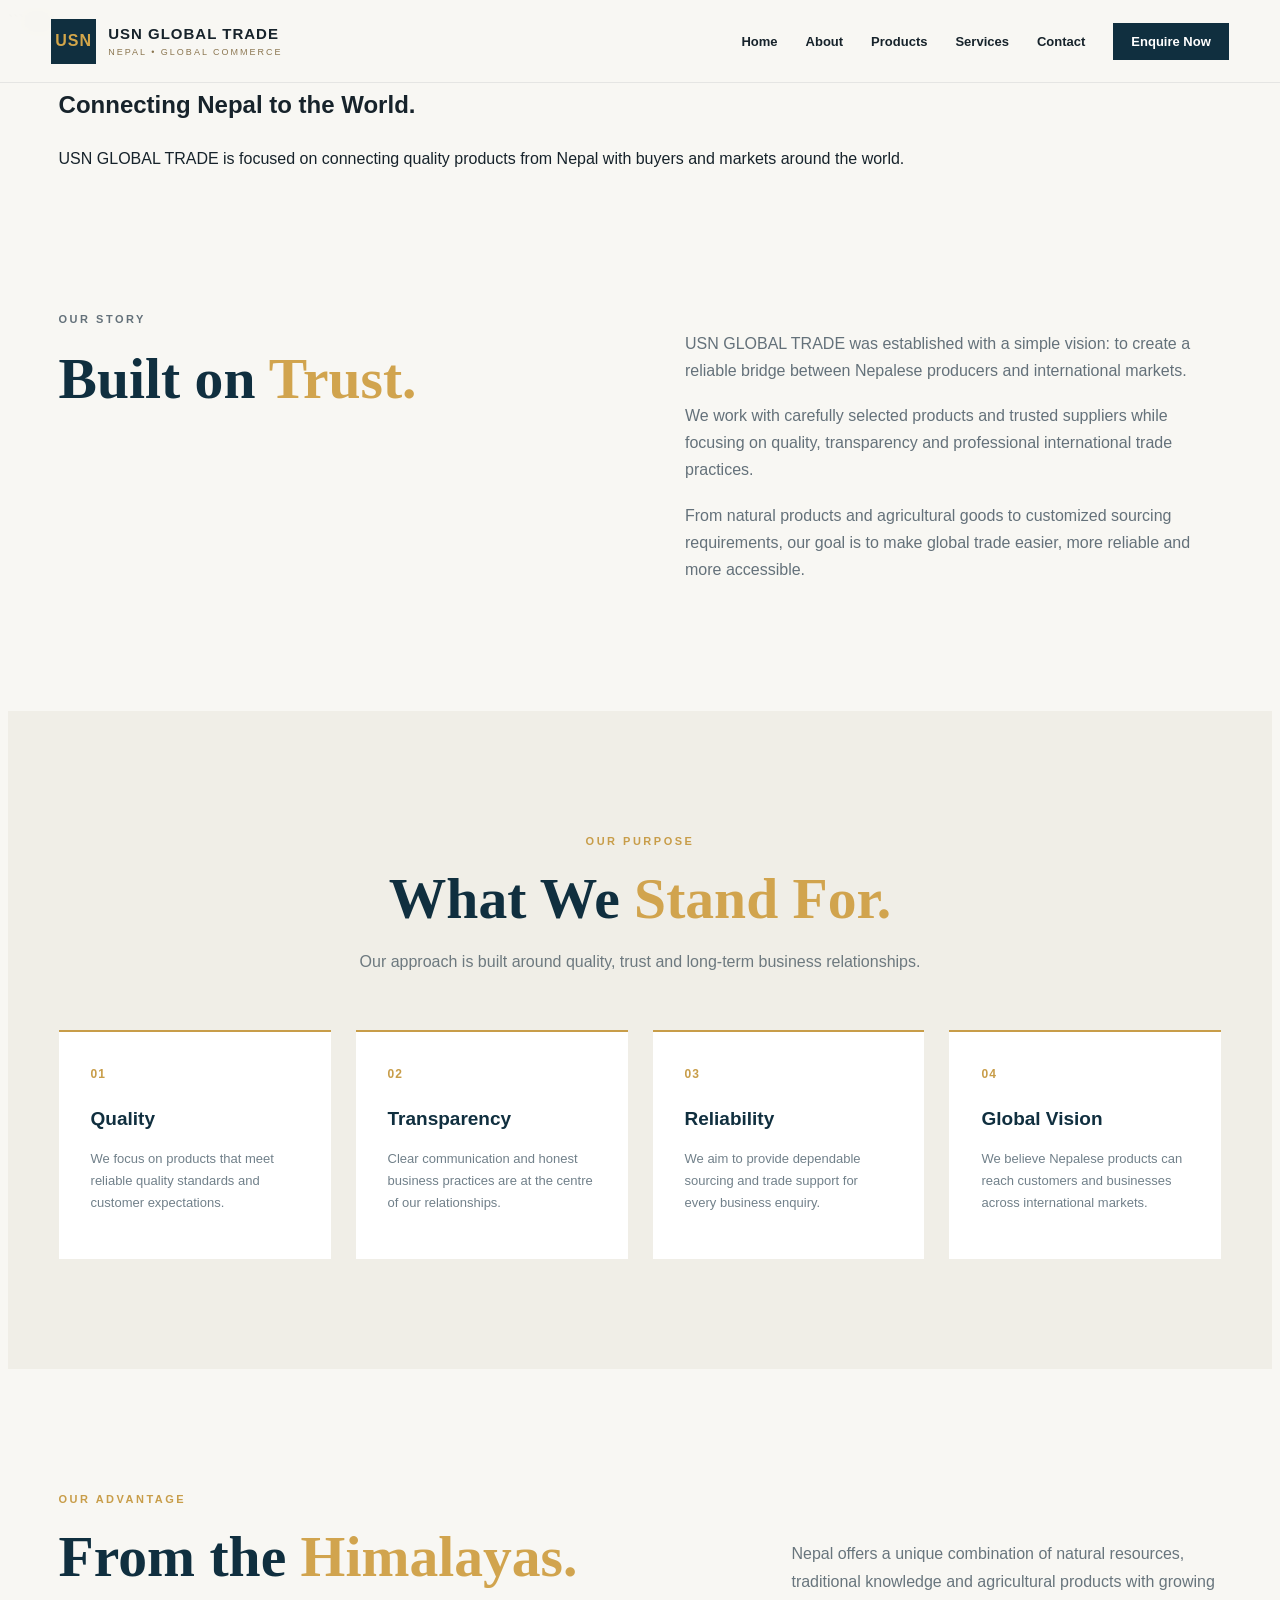
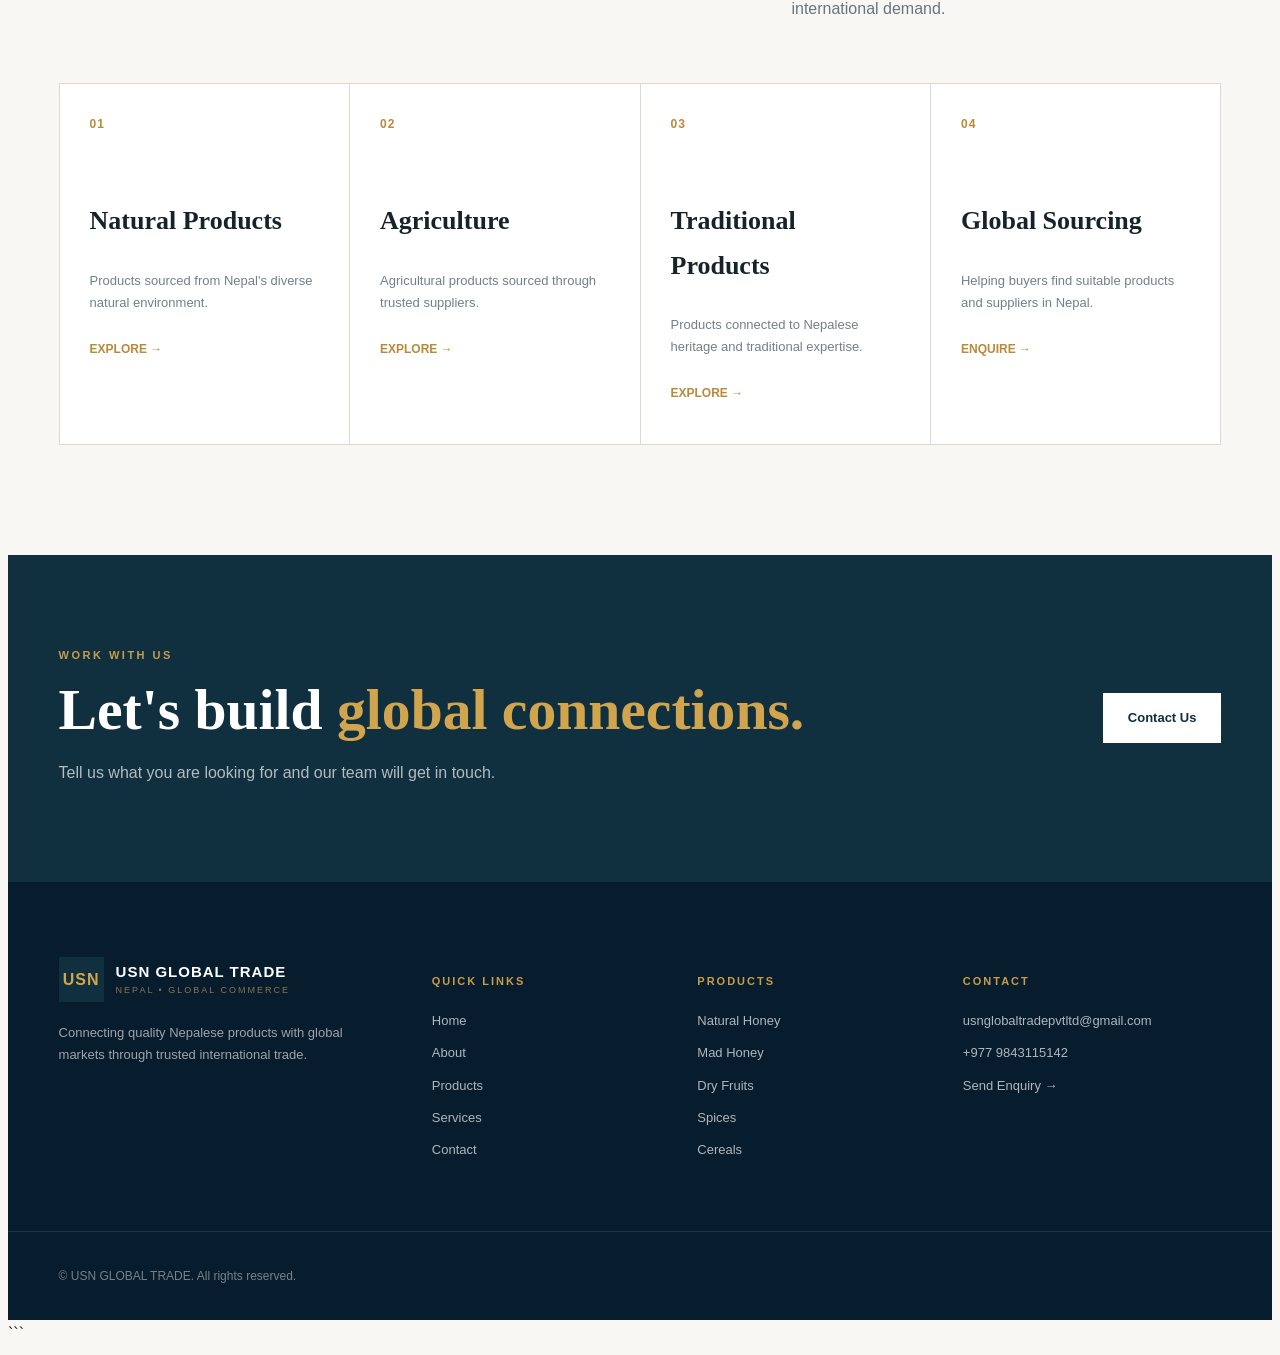
<file: about.html>
```html
<!DOCTYPE html>
<html lang="en">

<head>

    <meta charset="UTF-8">

    <meta name="viewport" content="width=device-width, initial-scale=1.0">

    <title>About Us | USN GLOBAL TRADE</title>

    <meta name="description"
        content="Learn about USN GLOBAL TRADE and our mission to connect quality Nepalese products with global markets.">

    <link rel="stylesheet" href="style.css">

</head>


<body>


<!-- HEADER -->

<header class="header">

    <div class="container navbar">

        <a href="index.html" class="logo">

            <div class="logo-mark">
                USN
            </div>

            <div class="logo-text">

                <strong>
                    USN GLOBAL TRADE
                </strong>

                <small>
                    NEPAL • GLOBAL COMMERCE
                </small>

            </div>

        </a>


        <nav>

            <ul class="nav-links" id="navLinks">

                <li>
                    <a href="index.html">
                        Home
                    </a>
                </li>

                <li>
                    <a href="about.html">
                        About
                    </a>
                </li>

                <li>
                    <a href="products.html">
                        Products
                    </a>
                </li>

                <li>
                    <a href="services.html">
                        Services
                    </a>
                </li>

                <li>
                    <a href="contact.html">
                        Contact
                    </a>
                </li>

                <li>
                    <a href="contact.html"
                       class="nav-enquire">
                        Enquire Now
                    </a>
                </li>

            </ul>

        </nav>


        <button
            class="menu-toggle"
            id="menuToggle"
            type="button">

            ☰

        </button>

    </div>

</header>


<!-- HERO -->

<section class="page-hero">

    <div class="container">

        <p class="section-label">
            ABOUT US
        </p>

        <h1>

            Connecting Nepal
            <span>to the World.</span>

        </h1>

        <p>

            USN GLOBAL TRADE is focused on connecting
            quality products from Nepal with buyers
            and markets around the world.

        </p>

    </div>

</section>


<!-- OUR STORY -->

<section class="section">

    <div class="container intro-grid">

        <div>

            <p class="section-label">
                OUR STORY
            </p>

            <h2>

                Built on
                <span>Trust.</span>

            </h2>

        </div>


        <div>

            <p>

                USN GLOBAL TRADE was established with
                a simple vision: to create a reliable
                bridge between Nepalese producers and
                international markets.

            </p>


            <p>

                We work with carefully selected products
                and trusted suppliers while focusing on
                quality, transparency and professional
                international trade practices.

            </p>


            <p>

                From natural products and agricultural
                goods to customized sourcing requirements,
                our goal is to make global trade easier,
                more reliable and more accessible.

            </p>

        </div>

    </div>

</section>


<!-- MISSION -->

<section class="why-section section">

    <div class="container">

        <div class="centered">

            <p class="section-label">
                OUR PURPOSE
            </p>

            <h2>

                What We
                <span>Stand For.</span>

            </h2>

            <p>

                Our approach is built around quality,
                trust and long-term business relationships.

            </p>

        </div>


        <div class="features-grid">


            <div class="feature">

                <span class="feature-number">
                    01
                </span>

                <h3>
                    Quality
                </h3>

                <p>

                    We focus on products that meet
                    reliable quality standards and
                    customer expectations.

                </p>

            </div>


            <div class="feature">

                <span class="feature-number">
                    02
                </span>

                <h3>
                    Transparency
                </h3>

                <p>

                    Clear communication and honest
                    business practices are at the
                    centre of our relationships.

                </p>

            </div>


            <div class="feature">

                <span class="feature-number">
                    03
                </span>

                <h3>
                    Reliability
                </h3>

                <p>

                    We aim to provide dependable
                    sourcing and trade support for
                    every business enquiry.

                </p>

            </div>


            <div class="feature">

                <span class="feature-number">
                    04
                </span>

                <h3>
                    Global Vision
                </h3>

                <p>

                    We believe Nepalese products can
                    reach customers and businesses
                    across international markets.

                </p>

            </div>


        </div>

    </div>

</section>


<!-- WHY NEPAL -->

<section class="section">

    <div class="container">


        <div class="section-heading">

            <div>

                <p class="section-label">
                    OUR ADVANTAGE
                </p>

                <h2>

                    From the
                    <span>Himalayas.</span>

                </h2>

            </div>


            <p>

                Nepal offers a unique combination of
                natural resources, traditional knowledge
                and agricultural products with growing
                international demand.

            </p>

        </div>


        <div class="category-grid">


            <div class="category-card">

                <span class="category-number">
                    01
                </span>

                <h3>
                    Natural Products
                </h3>

                <p>

                    Products sourced from Nepal's
                    diverse natural environment.

                </p>

                <span>
                    EXPLORE →
                </span>

            </div>


            <div class="category-card">

                <span class="category-number">
                    02
                </span>

                <h3>
                    Agriculture
                </h3>

                <p>

                    Agricultural products sourced
                    through trusted suppliers.

                </p>

                <span>
                    EXPLORE →
                </span>

            </div>


            <div class="category-card">

                <span class="category-number">
                    03
                </span>

                <h3>
                    Traditional Products
                </h3>

                <p>

                    Products connected to Nepalese
                    heritage and traditional expertise.

                </p>

                <span>
                    EXPLORE →
                </span>

            </div>


            <div class="category-card">

                <span class="category-number">
                    04
                </span>

                <h3>
                    Global Sourcing
                </h3>

                <p>

                    Helping buyers find suitable
                    products and suppliers in Nepal.

                </p>

                <span>
                    ENQUIRE →
                </span>

            </div>


        </div>

    </div>

</section>


<!-- CTA -->

<section class="trade-banner">

    <div class="container trade-content">

        <div>

            <p class="section-label">
                WORK WITH US
            </p>

            <h2>

                Let's build
                <span>global connections.</span>

            </h2>

            <p>

                Tell us what you are looking for
                and our team will get in touch.

            </p>

        </div>


        <a
            href="contact.html"
            class="btn btn-light">

            Contact Us

        </a>

    </div>

</section>


<!-- FOOTER -->

<footer class="footer">

    <div class="container footer-grid">


        <div>

            <div class="logo footer-logo">

                <div class="logo-mark">
                    USN
                </div>

                <div class="logo-text">

                    <strong>
                        USN GLOBAL TRADE
                    </strong>

                    <small>
                        NEPAL • GLOBAL COMMERCE
                    </small>

                </div>

            </div>


            <p>

                Connecting quality Nepalese products
                with global markets through trusted
                international trade.

            </p>

        </div>


        <div>

            <h4>
                QUICK LINKS
            </h4>

            <a href="index.html">
                Home
            </a>

            <a href="about.html">
                About
            </a>

            <a href="products.html">
                Products
            </a>

            <a href="services.html">
                Services
            </a>

            <a href="contact.html">
                Contact
            </a>

        </div>


        <div>

            <h4>
                PRODUCTS
            </h4>

            <span>
                Natural Honey
            </span>

            <span>
                Mad Honey
            </span>

            <span>
                Dry Fruits
            </span>

            <span>
                Spices
            </span>

            <span>
                Cereals
            </span>

        </div>


        <div>

            <h4>
                CONTACT
            </h4>

            <span>
                usnglobaltradepvtltd@gmail.com
            </span>

            <span>
                +977 9843115142
            </span>

            <a href="contact.html">
                Send Enquiry →
            </a>

        </div>


    </div>


    <div class="footer-bottom">

        <div class="container">

            <p>

                © <span id="year"></span>
                USN GLOBAL TRADE.
                All rights reserved.

            </p>

        </div>

    </div>

</footer>


<script src="script.js"></script>

</body>

</html>
```
</file>
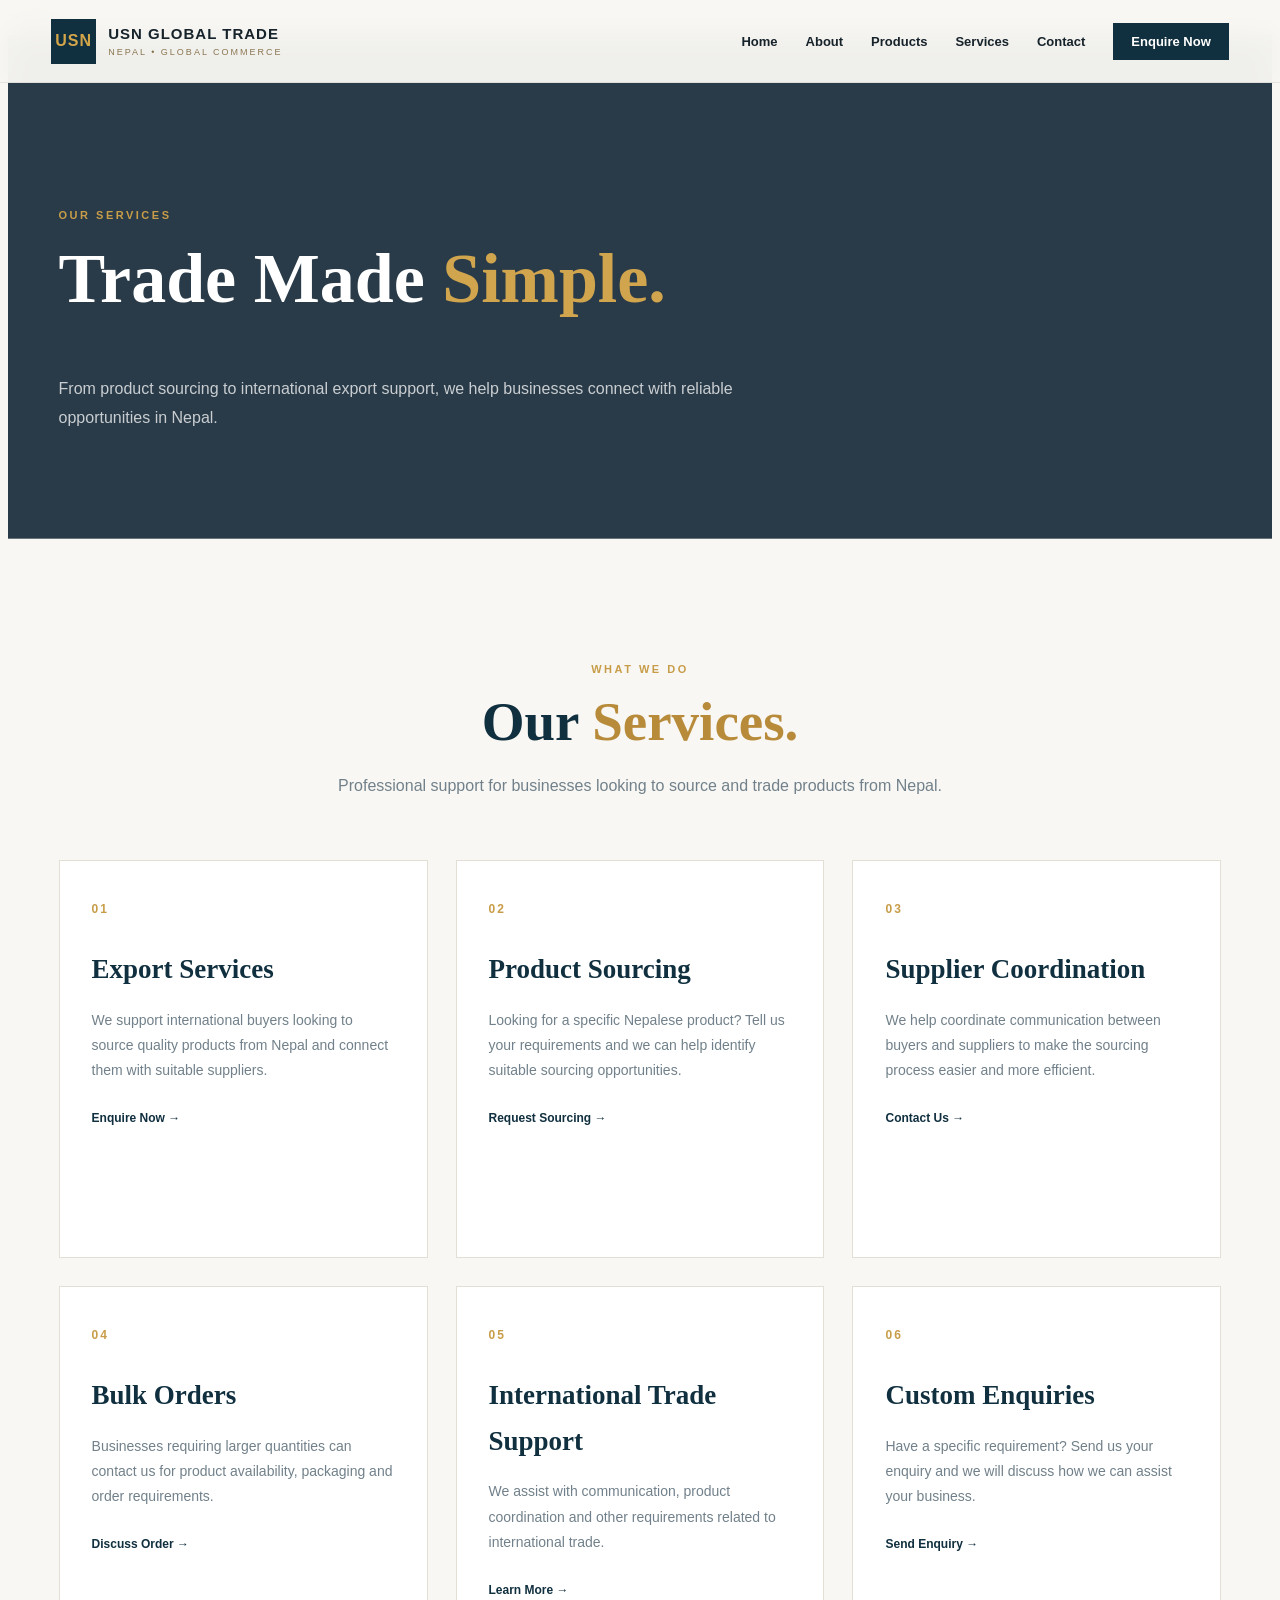
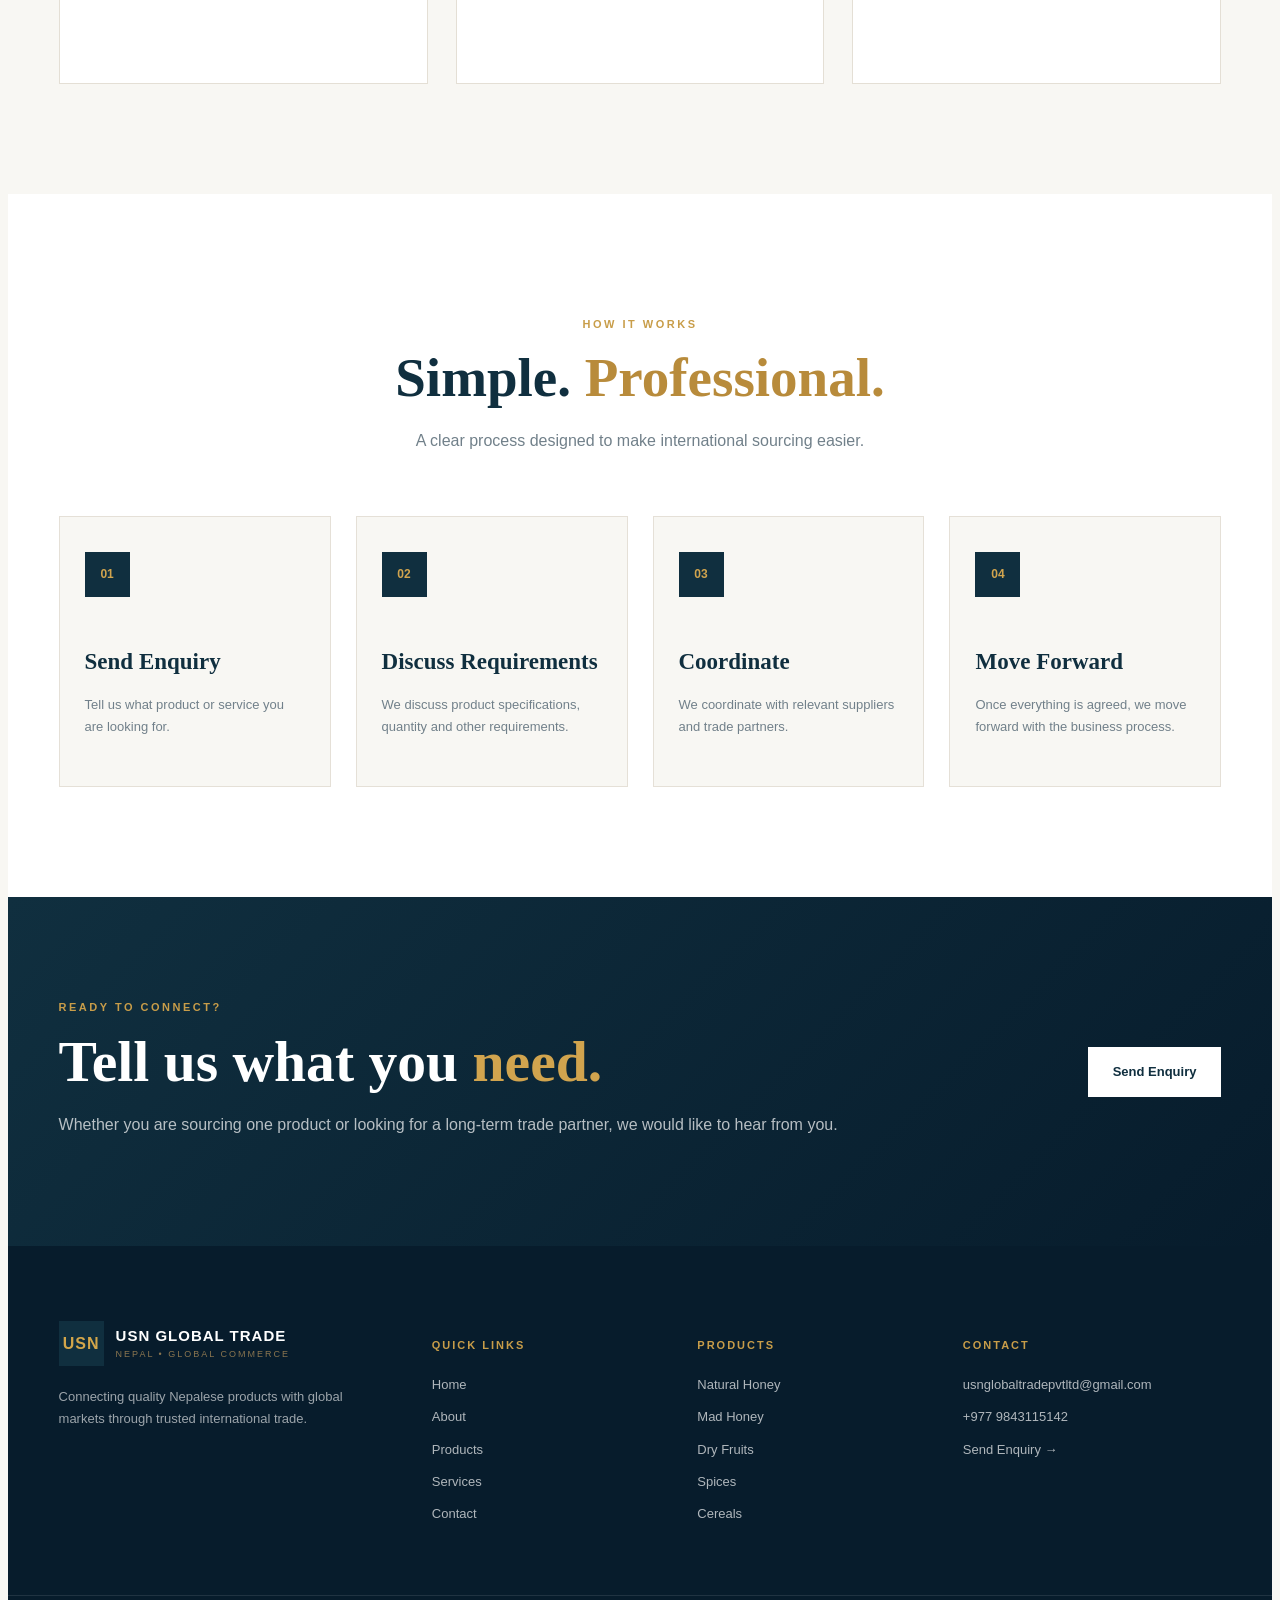
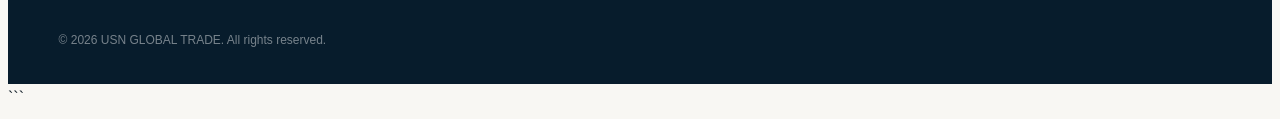
<file: services.html>
```html
<!DOCTYPE html>
<html lang="en">

<head>

    <meta charset="UTF-8">

    <meta name="viewport" content="width=device-width, initial-scale=1.0">

    <title>Services | USN GLOBAL TRADE</title>

    <meta name="description"
        content="USN GLOBAL TRADE provides export, sourcing, supplier coordination and international trade support from Nepal.">

    <link rel="stylesheet" href="style.css">


    <style>

        /* =========================================
           HERO
        ========================================= */

        .page-hero {
            padding: 160px 0 90px;
            background:
                linear-gradient(
                    rgba(7,28,44,.86),
                    rgba(7,28,44,.86)
                ),
                url("https://images.unsplash.com/photo-1521791055366-0d553872125f?auto=format&fit=crop&w=1800&q=85");

            background-size: cover;
            background-position: center;
            color: white;
        }

        .page-hero h1 {
            margin-top: 15px;
            font-family: "Playfair Display", serif;
            font-size: clamp(45px, 6vw, 70px);
            line-height: 1.1;
        }

        .page-hero h1 span {
            color: #d1a44e;
        }

        .page-hero p:last-child {
            max-width: 680px;
            margin-top: 20px;
            color: rgba(255,255,255,.75);
            line-height: 1.8;
        }


        /* =========================================
           SERVICES SECTION
        ========================================= */

        .services-section {
            padding: 110px 0;
            background: #f8f7f3;
        }

        .centered {
            text-align: center;
            max-width: 750px;
            margin: 0 auto 60px;
        }

        .centered h2 {
            margin-top: 12px;
            font-family: "Playfair Display", serif;
            font-size: clamp(38px, 5vw, 55px);
            color: #102f3f;
        }

        .centered h2 span {
            color: #b88b3b;
        }

        .centered > p:last-child {
            margin-top: 18px;
            color: #71808a;
            line-height: 1.8;
        }


        /* =========================================
           SERVICE GRID
        ========================================= */

        .services-grid {
            display: grid;
            grid-template-columns: repeat(3, 1fr);
            gap: 28px;
        }


        /* =========================================
           SERVICE CARD
        ========================================= */

        .service-card {
            position: relative;
            background: white;
            padding: 38px 32px;
            border: 1px solid #e4dfd5;
            min-height: 320px;
            overflow: hidden;
            transition: all .35s ease;
        }

        .service-card::before {
            content: "";
            position: absolute;
            left: 0;
            top: 0;
            width: 4px;
            height: 0;
            background: #c89d49;
            transition: height .35s ease;
        }

        .service-card:hover {
            transform: translateY(-8px);
            box-shadow:
                0 25px 50px rgba(7,28,44,.12);
        }

        .service-card:hover::before {
            height: 100%;
        }


        /* =========================================
           SERVICE NUMBER
        ========================================= */

        .service-number {
            font-size: 12px;
            font-weight: 800;
            letter-spacing: 2px;
            color: #c89d49;
            margin-bottom: 22px;
        }


        /* =========================================
           SERVICE TITLE
        ========================================= */

        .service-card h3 {
            font-family: "Playfair Display", serif;
            font-size: 27px;
            color: #102f3f;
            margin-bottom: 15px;
        }


        /* =========================================
           SERVICE TEXT
        ========================================= */

        .service-card p {
            color: #71808a;
            font-size: 14px;
            line-height: 1.8;
            margin-bottom: 25px;
        }


        /* =========================================
           SERVICE LINK
        ========================================= */

        .service-card a {
            display: inline-flex;
            align-items: center;
            color: #102f3f;
            font-size: 12px;
            font-weight: 800;
            text-decoration: none;
            transition: .3s ease;
        }

        .service-card a:hover {
            color: #b88b3b;
            transform: translateX(5px);
        }


        /* =========================================
           PROCESS
        ========================================= */

        .process-section {
            padding: 110px 0;
            background: #ffffff;
        }

        .process-grid {
            display: grid;
            grid-template-columns: repeat(4, 1fr);
            gap: 25px;
            margin-top: 60px;
        }

        .process-step {
            position: relative;
            padding: 35px 25px;
            background: #f8f7f3;
            border: 1px solid #e5e0d7;
            transition: .3s ease;
        }

        .process-step:hover {
            transform: translateY(-6px);
            box-shadow: 0 18px 35px rgba(7,28,44,.09);
        }

        .process-step > span {
            display: inline-flex;
            width: 45px;
            height: 45px;
            align-items: center;
            justify-content: center;
            background: #102f3f;
            color: #d1a44e;
            font-size: 12px;
            font-weight: 800;
            margin-bottom: 22px;
        }

        .process-step h3 {
            font-family: "Playfair Display", serif;
            color: #102f3f;
            font-size: 23px;
            margin-bottom: 12px;
        }

        .process-step p {
            color: #71808a;
            font-size: 13px;
            line-height: 1.7;
        }


        /* =========================================
           CTA
        ========================================= */

        .service-cta {
            padding: 90px 0;
            background:
                linear-gradient(
                    135deg,
                    #102f3f,
                    #071c2c
                );
            color: white;
        }

        .service-cta .trade-content h2 {
            color: white;
        }

        .service-cta .trade-content h2 span {
            color: #d1a44e;
        }

        .service-cta .trade-content p:last-child {
            color: rgba(255,255,255,.7);
            line-height: 1.8;
        }


        /* =========================================
           RESPONSIVE
        ========================================= */

        @media (max-width: 1000px) {

            .services-grid {
                grid-template-columns: repeat(2, 1fr);
            }

            .process-grid {
                grid-template-columns: repeat(2, 1fr);
            }

        }


        @media (max-width: 650px) {

            .page-hero {
                padding: 130px 0 70px;
            }

            .services-section,
            .process-section {
                padding: 75px 0;
            }

            .services-grid {
                grid-template-columns: 1fr;
            }

            .process-grid {
                grid-template-columns: 1fr;
            }

        }

    </style>

</head>


<body>


<!-- =========================================
     HEADER
========================================= -->

<header class="header">

    <div class="container navbar">


        <a href="index.html" class="logo">

            <div class="logo-mark">
                USN
            </div>

            <div class="logo-text">

                <strong>
                    USN GLOBAL TRADE
                </strong>

                <small>
                    NEPAL • GLOBAL COMMERCE
                </small>

            </div>

        </a>


        <nav>

            <ul
                class="nav-links"
                id="navLinks">


                <li>
                    <a href="index.html">
                        Home
                    </a>
                </li>


                <li>
                    <a href="about.html">
                        About
                    </a>
                </li>


                <li>
                    <a href="products.html">
                        Products
                    </a>
                </li>


                <li>
                    <a
                        href="services.html"
                        class="active">

                        Services

                    </a>
                </li>


                <li>
                    <a href="contact.html">
                        Contact
                    </a>
                </li>


                <li>
                    <a
                        href="contact.html"
                        class="nav-enquire">

                        Enquire Now

                    </a>
                </li>


            </ul>

        </nav>


        <button
            class="menu-toggle"
            id="menuToggle"
            type="button">

            ☰

        </button>


    </div>

</header>



<!-- =========================================
     HERO
========================================= -->

<section class="page-hero">

    <div class="container">


        <p class="section-label">
            OUR SERVICES
        </p>


        <h1>

            Trade Made
            <span>Simple.</span>

        </h1>


        <p>

            From product sourcing to international
            export support, we help businesses connect
            with reliable opportunities in Nepal.

        </p>


    </div>

</section>



<!-- =========================================
     SERVICES
========================================= -->

<section class="services-section">

    <div class="container">


        <div class="centered">

            <p class="section-label">
                WHAT WE DO
            </p>


            <h2>

                Our
                <span>Services.</span>

            </h2>


            <p>

                Professional support for businesses
                looking to source and trade products
                from Nepal.

            </p>

        </div>



        <div class="services-grid">


            <div class="service-card">

                <div class="service-number">
                    01
                </div>

                <h3>
                    Export Services
                </h3>

                <p>

                    We support international buyers
                    looking to source quality products
                    from Nepal and connect them with
                    suitable suppliers.

                </p>

                <a href="contact.html">
                    Enquire Now →
                </a>

            </div>



            <div class="service-card">

                <div class="service-number">
                    02
                </div>

                <h3>
                    Product Sourcing
                </h3>

                <p>

                    Looking for a specific Nepalese
                    product? Tell us your requirements
                    and we can help identify suitable
                    sourcing opportunities.

                </p>

                <a href="contact.html">
                    Request Sourcing →
                </a>

            </div>



            <div class="service-card">

                <div class="service-number">
                    03
                </div>

                <h3>
                    Supplier Coordination
                </h3>

                <p>

                    We help coordinate communication
                    between buyers and suppliers to
                    make the sourcing process easier
                    and more efficient.

                </p>

                <a href="contact.html">
                    Contact Us →
                </a>

            </div>



            <div class="service-card">

                <div class="service-number">
                    04
                </div>

                <h3>
                    Bulk Orders
                </h3>

                <p>

                    Businesses requiring larger
                    quantities can contact us for
                    product availability, packaging
                    and order requirements.

                </p>

                <a href="contact.html">
                    Discuss Order →
                </a>

            </div>



            <div class="service-card">

                <div class="service-number">
                    05
                </div>

                <h3>
                    International Trade Support
                </h3>

                <p>

                    We assist with communication,
                    product coordination and other
                    requirements related to
                    international trade.

                </p>

                <a href="contact.html">
                    Learn More →
                </a>

            </div>



            <div class="service-card">

                <div class="service-number">
                    06
                </div>

                <h3>
                    Custom Enquiries
                </h3>

                <p>

                    Have a specific requirement?
                    Send us your enquiry and we will
                    discuss how we can assist your
                    business.

                </p>

                <a href="contact.html">
                    Send Enquiry →
                </a>

            </div>


        </div>

    </div>

</section>



<!-- =========================================
     PROCESS
========================================= -->

<section class="process-section">

    <div class="container">


        <div class="centered">

            <p class="section-label">
                HOW IT WORKS
            </p>


            <h2>

                Simple.
                <span>Professional.</span>

            </h2>


            <p>

                A clear process designed to make
                international sourcing easier.

            </p>

        </div>



        <div class="process-grid">


            <div class="process-step">

                <span>
                    01
                </span>

                <h3>
                    Send Enquiry
                </h3>

                <p>

                    Tell us what product or service
                    you are looking for.

                </p>

            </div>



            <div class="process-step">

                <span>
                    02
                </span>

                <h3>
                    Discuss Requirements
                </h3>

                <p>

                    We discuss product specifications,
                    quantity and other requirements.

                </p>

            </div>



            <div class="process-step">

                <span>
                    03
                </span>

                <h3>
                    Coordinate
                </h3>

                <p>

                    We coordinate with relevant
                    suppliers and trade partners.

                </p>

            </div>



            <div class="process-step">

                <span>
                    04
                </span>

                <h3>
                    Move Forward
                </h3>

                <p>

                    Once everything is agreed,
                    we move forward with the
                    business process.

                </p>

            </div>


        </div>

    </div>

</section>



<!-- =========================================
     CTA
========================================= -->

<section class="service-cta">

    <div class="container trade-content">


        <div>

            <p class="section-label light">
                READY TO CONNECT?
            </p>


            <h2>

                Tell us what you
                <span>need.</span>

            </h2>


            <p>

                Whether you are sourcing one product
                or looking for a long-term trade partner,
                we would like to hear from you.

            </p>

        </div>


        <a
            href="contact.html"
            class="btn btn-light">

            Send Enquiry

        </a>


    </div>

</section>



<!-- =========================================
     FOOTER
========================================= -->

<footer class="footer">

    <div class="container footer-grid">


        <div>

            <div class="logo footer-logo">

                <div class="logo-mark">
                    USN
                </div>

                <div class="logo-text">

                    <strong>
                        USN GLOBAL TRADE
                    </strong>

                    <small>
                        NEPAL • GLOBAL COMMERCE
                    </small>

                </div>

            </div>


            <p>

                Connecting quality Nepalese products
                with global markets through trusted
                international trade.

            </p>

        </div>



        <div>

            <h4>
                QUICK LINKS
            </h4>


            <a href="index.html">
                Home
            </a>


            <a href="about.html">
                About
            </a>


            <a href="products.html">
                Products
            </a>


            <a href="services.html">
                Services
            </a>


            <a href="contact.html">
                Contact
            </a>

        </div>



        <div>

            <h4>
                PRODUCTS
            </h4>


            <span>
                Natural Honey
            </span>


            <span>
                Mad Honey
            </span>


            <span>
                Dry Fruits
            </span>


            <span>
                Spices
            </span>


            <span>
                Cereals
            </span>

        </div>



        <div>

            <h4>
                CONTACT
            </h4>


            <span>
                usnglobaltradepvtltd@gmail.com
            </span>


            <span>
                +977 9843115142
            </span>


            <a href="contact.html">
                Send Enquiry →
            </a>

        </div>


    </div>



    <div class="footer-bottom">

        <div class="container">

            <p>

                ©
                <span id="year"></span>
                USN GLOBAL TRADE.
                All rights reserved.

            </p>

        </div>

    </div>

</footer>



<!-- =========================================
     SCRIPT
========================================= -->

<script src="script.js"></script>


<script>

    document.getElementById(
        "year"
    ).textContent =
        new Date().getFullYear();

</script>


</body>

</html>
```
</file>
<file: style.css>
```css
@import url('https://fonts.googleapis.com/css2?family=DM+Sans:wght@400;500;600;700&family=Playfair+Display:wght@500;600;700&display=swap');

* {
    margin: 0;
    padding: 0;
    box-sizing: border-box;
}

html {
    scroll-behavior: smooth;
}

body {
    font-family: "DM Sans", sans-serif;
    background: #f8f7f3;
    color: #17232b;
    line-height: 1.7;
}

a {
    text-decoration: none;
    color: inherit;
}

img {
    max-width: 100%;
    display: block;
}

.container {
    width: min(1180px, 92%);
    margin: auto;
}


/* =========================
   HEADER
========================= */

.header {
    position: fixed;
    top: 0;
    left: 0;
    width: 100%;
    z-index: 1000;
    background: rgba(248, 247, 243, 0.96);
    border-bottom: 1px solid rgba(23, 35, 43, 0.08);
    backdrop-filter: blur(12px);
}

.navbar {
    min-height: 82px;
    display: flex;
    align-items: center;
    justify-content: space-between;
    gap: 30px;
}

.logo {
    display: flex;
    align-items: center;
    gap: 12px;
}

.logo-mark {
    width: 45px;
    height: 45px;
    display: grid;
    place-items: center;
    background: #102f3f;
    color: #d3a64a;
    font-weight: 700;
    letter-spacing: 1px;
}

.logo-text {
    display: flex;
    flex-direction: column;
    line-height: 1.15;
}

.logo-text strong {
    font-size: 15px;
    letter-spacing: 1px;
}

.logo-text small {
    margin-top: 5px;
    font-size: 9px;
    letter-spacing: 2px;
    color: #8b7650;
}

.nav-links {
    list-style: none;
    display: flex;
    align-items: center;
    gap: 28px;
}

.nav-links a {
    font-size: 13px;
    font-weight: 600;
    transition: 0.3s ease;
}

.nav-links a:hover {
    color: #b38836;
}

.nav-enquire {
    padding: 11px 18px;
    background: #102f3f;
    color: white !important;
}

.nav-enquire:hover {
    background: #b38836;
}

.menu-toggle {
    display: none;
    border: none;
    background: transparent;
    font-size: 27px;
    cursor: pointer;
    color: #102f3f;
}


/* =========================
   HERO
========================= */

.hero {
    min-height: 760px;
    padding-top: 82px;
    background:
        linear-gradient(
            90deg,
            rgba(7, 28, 44, 0.97) 0%,
            rgba(7, 28, 44, 0.91) 48%,
            rgba(7, 28, 44, 0.58) 100%
        ),
        url("https://images.unsplash.com/photo-1500530855697-b586d89ba3ee?auto=format&fit=crop&w=1800&q=85")
        center / cover;
    color: white;
    display: flex;
    align-items: center;
}

.hero-content {
    display: grid;
    grid-template-columns: 1.05fr 0.95fr;
    gap: 70px;
    align-items: center;
}

.hero-text {
    max-width: 650px;
}

.eyebrow,
.section-label {
    font-size: 11px;
    font-weight: 700;
    letter-spacing: 2.5px;
    text-transform: uppercase;
    color: #c89d49;
}

.hero h1 {
    margin: 18px 0 25px;
    font-family: "Playfair Display", serif;
    font-size: clamp(48px, 6vw, 78px);
    line-height: 1.05;
    font-weight: 600;
}

.hero h1 span,
.hero h2 span,
h2 span {
    color: #d1a44e;
}

.hero-description {
    max-width: 610px;
    color: rgba(255, 255, 255, 0.78);
    font-size: 16px;
}

.hero-buttons {
    display: flex;
    gap: 14px;
    margin-top: 35px;
    flex-wrap: wrap;
}

.btn {
    display: inline-flex;
    justify-content: center;
    align-items: center;
    min-height: 48px;
    padding: 0 24px;
    border: 1px solid transparent;
    font-size: 13px;
    font-weight: 700;
    cursor: pointer;
    transition: 0.3s ease;
}

.btn-primary {
    background: #c89d49;
    color: #102f3f;
}

.btn-primary:hover {
    background: #e0bd72;
    transform: translateY(-2px);
}

.btn-outline {
    border-color: rgba(255, 255, 255, 0.45);
    color: white;
}

.btn-outline:hover {
    background: white;
    color: #102f3f;
}

.btn-light {
    background: white;
    color: #102f3f;
}

.btn-light:hover {
    background: #d3a64a;
    color: white;
}


/* =========================
   HERO VISUAL
========================= */

.hero-visual {
    display: flex;
    justify-content: center;
}

.hero-image-placeholder {
    width: min(470px, 100%);
    min-height: 510px;
    border: 1px solid rgba(255,255,255,0.25);
    position: relative;
    display: flex;
    align-items: flex-end;
    padding: 35px;
    background:
        linear-gradient(
            to top,
            rgba(0,0,0,0.72),
            rgba(0,0,0,0.08)
        ),
        url("https://images.unsplash.com/photo-1558642452-9d2a7deb7f62?auto=format&fit=crop&w=900&q=85")
        center / cover;
    box-shadow: 0 25px 70px rgba(0,0,0,0.25);
}

.hero-image-content span {
    font-size: 9px;
    letter-spacing: 2px;
    color: #e2bd6e;
    font-weight: 700;
}

.hero-image-content h2 {
    margin: 10px 0;
    font-family: "Playfair Display", serif;
    font-size: 36px;
    line-height: 1.15;
    color: white;
}

.hero-image-content p {
    color: rgba(255,255,255,0.72);
    font-size: 13px;
}


/* =========================
   SECTIONS
========================= */

.section {
    padding: 110px 0;
}

.intro-section {
    background: #f8f7f3;
}

.intro-grid {
    display: grid;
    grid-template-columns: 1fr 1fr;
    gap: 90px;
    align-items: start;
}

h2 {
    font-family: "Playfair Display", serif;
    font-size: clamp(38px, 4.5vw, 58px);
    line-height: 1.15;
    color: #102f3f;
    font-weight: 600;
}

.intro-grid h2 {
    margin-top: 18px;
}

.intro-grid > div:last-child {
    padding-top: 15px;
}

.intro-grid p {
    color: #64717a;
    margin-bottom: 18px;
}

.text-link {
    display: inline-block;
    margin-top: 10px;
    color: #102f3f;
    font-weight: 700;
    font-size: 13px;
    border-bottom: 1px solid #c89d49;
    padding-bottom: 4px;
}


/* =========================
   SECTION HEADING
========================= */

.section-heading {
    display: flex;
    justify-content: space-between;
    align-items: end;
    gap: 40px;
    margin-bottom: 45px;
}

.section-heading h2 {
    margin-top: 15px;
}

.section-heading > p {
    max-width: 430px;
    color: #68757d;
}


/* =========================
   CATEGORIES
========================= */

.products-section {
    background: white;
}

.category-grid {
    display: grid;
    grid-template-columns: repeat(4, 1fr);
    border-top: 1px solid #ddd9cf;
    border-left: 1px solid #ddd9cf;
}

.category-card {
    min-height: 300px;
    padding: 30px;
    border-right: 1px solid #ddd9cf;
    border-bottom: 1px solid #ddd9cf;
    position: relative;
    transition: 0.35s ease;
    background: white;
}

.category-card:hover {
    background: #102f3f;
    color: white;
    transform: translateY(-5px);
}

.category-number {
    color: #c89d49;
    font-size: 12px;
    font-weight: 700;
    letter-spacing: 1px;
}

.category-card h3 {
    margin-top: 65px;
    font-family: "Playfair Display", serif;
    font-size: 26px;
}

.category-card p {
    margin: 12px 0 25px;
    color: #71808a;
    font-size: 13px;
}

.category-card:hover p {
    color: rgba(255,255,255,0.7);
}

.category-card > span {
    color: #b88b3b;
    font-weight: 700;
    font-size: 12px;
}


/* =========================
   WHY US
========================= */

.why-section {
    background: #f0eee7;
}

.centered {
    text-align: center;
    max-width: 680px;
    margin: 0 auto 55px;
}

.centered h2 {
    margin: 15px 0;
}

.centered > p:last-child {
    color: #6d797f;
}

.features-grid {
    display: grid;
    grid-template-columns: repeat(4, 1fr);
    gap: 25px;
}

.feature {
    background: white;
    padding: 32px;
    border-top: 2px solid #c89d49;
}

.feature-number {
    color: #c89d49;
    font-size: 12px;
    font-weight: 700;
    letter-spacing: 1px;
}

.feature h3 {
    margin: 18px 0 10px;
    color: #102f3f;
    font-size: 19px;
}

.feature p {
    color: #71808a;
    font-size: 13px;
}


/* =========================
   TRADE BANNER
========================= */

.trade-banner {
    padding: 80px 0;
    background: #102f3f;
    color: white;
}

.trade-content {
    display: flex;
    justify-content: space-between;
    align-items: center;
    gap: 40px;
}

.trade-content h2 {
    color: white;
    margin: 12px 0;
}

.trade-content p:last-child {
    color: rgba(255,255,255,0.68);
}


/* =========================
   FOOTER
========================= */

.footer {
    background: #071c2c;
    color: white;
    padding-top: 75px;
}

.footer-grid {
    display: grid;
    grid-template-columns: 1.5fr 1fr 1fr 1.2fr;
    gap: 50px;
    padding-bottom: 60px;
}

.footer-logo {
    margin-bottom: 20px;
}

.footer-grid > div:first-child > p {
    max-width: 340px;
    color: rgba(255,255,255,0.6);
    font-size: 13px;
}

.footer h4 {
    font-size: 11px;
    letter-spacing: 2px;
    color: #c89d49;
    margin-bottom: 20px;
}

.footer-grid a,
.footer-grid span {
    display: block;
    margin-bottom: 10px;
    font-size: 13px;
    color: rgba(255,255,255,0.68);
}

.footer-grid a:hover {
    color: #d3a64a;
}

.footer-bottom {
    border-top: 1px solid rgba(255,255,255,0.1);
    padding: 22px 0;
}

.footer-bottom p {
    color: rgba(255,255,255,0.45);
    font-size: 12px;
}


/* =========================
   WHATSAPP
========================= */

.whatsapp {
    position: fixed;
    right: 24px;
    bottom: 24px;
    width: 54px;
    height: 54px;
    display: grid;
    place-items: center;
    border-radius: 50%;
    background: #1f9d63;
    color: white;
    font-size: 23px;
    z-index: 999;
    box-shadow: 0 10px 30px rgba(0,0,0,0.2);
}

.whatsapp:hover {
    transform: scale(1.08);
}


/* =========================
   MOBILE
========================= */

@media (max-width: 900px) {

    .nav-links {
        position: absolute;
        top: 82px;
        left: 0;
        width: 100%;
        background: #102f3f;
        display: none;
        flex-direction: column;
        align-items: stretch;
        gap: 0;
        padding: 15px 0;
    }

    .nav-links.active {
        display: flex;
    }

    .nav-links li {
        width: 100%;
    }

    .nav-links a {
        display: block;
        padding: 14px 25px;
        color: white;
    }

    .nav-enquire {
        margin: 8px 20px;
        text-align: center;
    }

    .menu-toggle {
        display: block;
    }

    .hero {
        min-height: auto;
        padding: 145px 0 80px;
    }

    .hero-content {
        grid-template-columns: 1fr;
    }

    .hero-image-placeholder {
        min-height: 430px;
    }

    .intro-grid {
        grid-template-columns: 1fr;
        gap: 35px;
    }

    .category-grid {
        grid-template-columns: repeat(2, 1fr);
    }

    .features-grid {
        grid-template-columns: repeat(2, 1fr);
    }

    .footer-grid {
        grid-template-columns: repeat(2, 1fr);
    }
}


@media (max-width: 600px) {

    .navbar {
        min-height: 72px;
    }

    .logo-text strong {
        font-size: 12px;
    }

    .logo-text small {
        font-size: 7px;
    }

    .logo-mark {
        width: 40px;
        height: 40px;
        font-size: 12px;
    }

    .hero {
        padding-top: 125px;
    }

    .hero h1 {
        font-size: 46px;
    }

    .hero-description {
        font-size: 14px;
    }

    .hero-image-placeholder {
        min-height: 360px;
        padding: 25px;
    }

    .hero-image-content h2 {
        font-size: 29px;
    }

    .section {
        padding: 75px 0;
    }

    .section-heading {
        display: block;
    }

    .section-heading > p {
        margin-top: 20px;
    }

    .category-grid {
        grid-template-columns: 1fr;
    }

    .features-grid {
        grid-template-columns: 1fr;
    }

    .trade-content {
        display: block;
    }

    .trade-content .btn {
        margin-top: 25px;
    }

    .footer-grid {
        grid-template-columns: 1fr;
        gap: 35px;
    }

    .whatsapp {
        right: 16px;
        bottom: 16px;
    }
}
```
</file>
